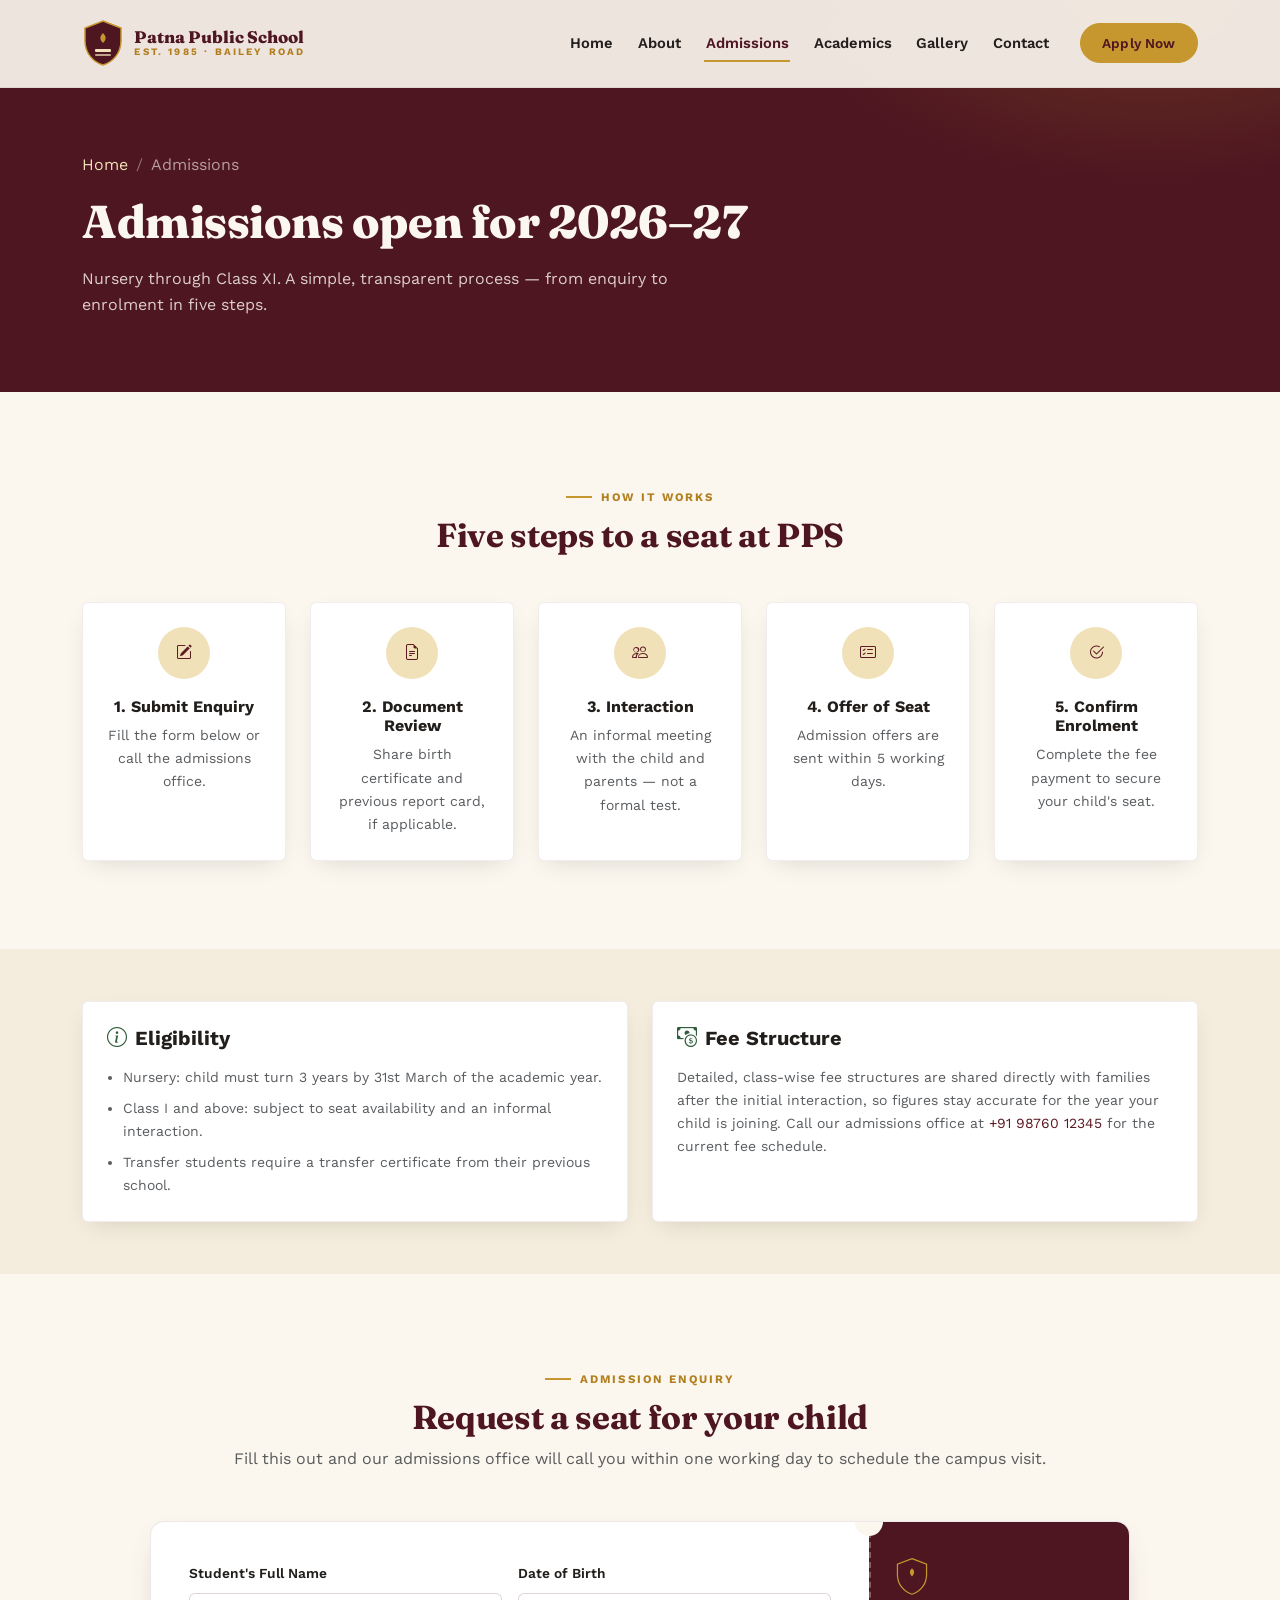
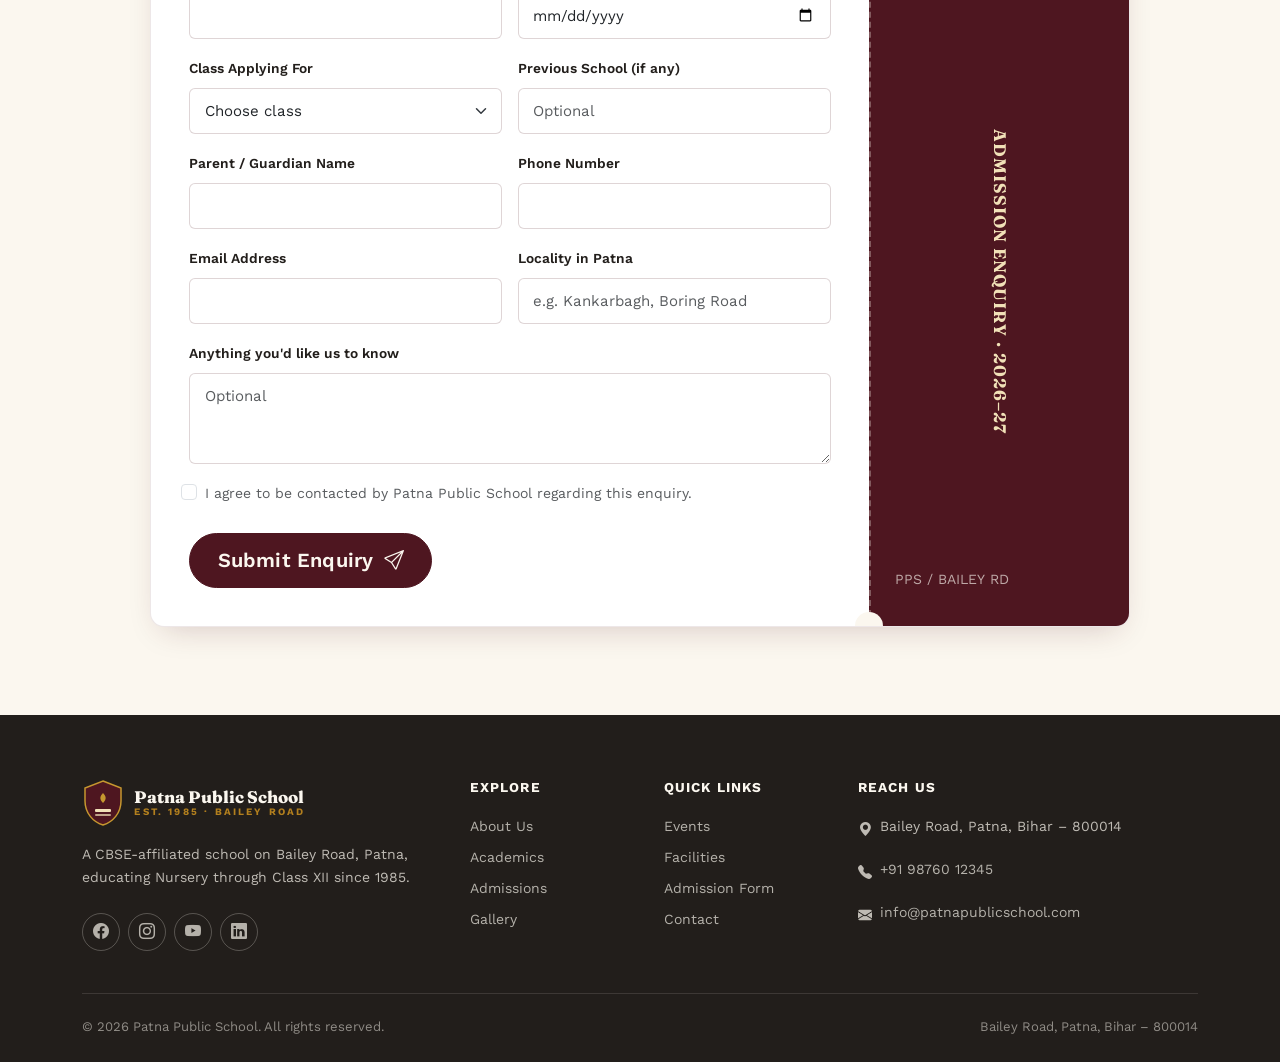
<file: admissions.html>
<!DOCTYPE html>
<html lang="en">
<head>
<meta charset="UTF-8">
<meta name="viewport" content="width=device-width, initial-scale=1.0">
<title>Admissions — Patna Public School</title>
<meta name="description" content="Start your child's admission at Patna Public School — process, eligibility, and the online admission enquiry form.">

<link rel="preconnect" href="https://fonts.googleapis.com">
<link href="https://fonts.googleapis.com/css2?family=Fraunces:ital,opsz,wght@0,9..144,500;0,9..144,700;0,9..144,800;1,9..144,600&family=Work+Sans:wght@400;500;600;700&display=swap" rel="stylesheet">
<link rel="stylesheet" href="https://cdn.jsdelivr.net/npm/bootstrap@5.3.3/dist/css/bootstrap.min.css">
<link rel="stylesheet" href="https://cdn.jsdelivr.net/npm/bootstrap-icons@1.11.3/font/bootstrap-icons.css">
<link rel="stylesheet" href="style.css">
<style>
  /* Admit-card ticket styling, scoped to this page */
  .admit-card{
    display:grid;
    grid-template-columns: 1fr 260px;
    background:#fff;
    border-radius:14px;
    overflow:hidden;
    box-shadow:var(--shadow-soft);
    border:1px solid rgba(78,22,32,.1);
  }
  @media (max-width: 767px){ .admit-card{grid-template-columns:1fr;} }
  .admit-main{padding:2.4rem;}
  .admit-stub{
    background:var(--maroon-900);
    color:var(--cream-50);
    padding:2.2rem 1.6rem;
    position:relative;
    display:flex; flex-direction:column; justify-content:space-between;
  }
  .admit-stub::before{
    content:'';
    position:absolute; left:0; top:0; bottom:0; width:0;
    border-left:2px dashed rgba(251,247,239,.3);
  }
  .admit-stub::after{
    content:'';
    position:absolute; left:-14px; top:-14px; width:28px; height:28px;
    background:var(--cream-50); border-radius:50%;
  }
  .admit-stub .stub-hole-bottom{
    position:absolute; left:-14px; bottom:-14px; width:28px; height:28px;
    background:var(--cream-50); border-radius:50%;
  }
  .admit-stub .stub-label{
    writing-mode:vertical-rl; text-orientation:mixed;
    font-family:var(--font-display); letter-spacing:.06em;
    font-size:1.05rem; color:var(--gold-100); font-weight:700;
    align-self:center; margin:0 auto;
  }
</style>
</head>
<body>

<!-- ========== NAVBAR ========== -->
<nav class="navbar navbar-expand-lg fixed-top site-nav">
  <div class="container">
    <a class="navbar-brand crest" href="index.html">
      <svg viewBox="0 0 42 48" xmlns="http://www.w3.org/2000/svg">
        <path d="M21 2 L39 9 V22 C39 34 31 43 21 46 C11 43 3 34 3 22 V9 Z" fill="#4E1620" stroke="#C6972F" stroke-width="1.5"/>
        <path d="M21 14 C24 17 25 20 21 24 C17 20 18 17 21 14 Z" fill="#C6972F"/>
        <rect x="13" y="30" width="16" height="3" rx="1" fill="#F1E1B8"/>
        <rect x="13" y="35" width="16" height="2" rx="1" fill="#F1E1B8" opacity=".7"/>
      </svg>
      <span class="crest-word"><span class="line1">Patna Public School</span><span class="line2">Est. 1985 · Bailey Road</span></span>
    </a>
    <button class="navbar-toggler" type="button" data-bs-toggle="collapse" data-bs-target="#mainNav" aria-controls="mainNav" aria-expanded="false" aria-label="Toggle navigation">
      <span class="navbar-toggler-icon"></span>
    </button>
    <div class="collapse navbar-collapse" id="mainNav">
      <ul class="navbar-nav ms-auto align-items-lg-center gap-lg-1">
        <li class="nav-item"><a class="nav-link" href="index.html">Home</a></li>
        <li class="nav-item"><a class="nav-link" href="about.html">About</a></li>
        <li class="nav-item"><a class="nav-link active" href="admissions.html">Admissions</a></li>
        <li class="nav-item"><a class="nav-link" href="academics.html">Academics</a></li>
        <li class="nav-item"><a class="nav-link" href="gallery.html">Gallery</a></li>
        <li class="nav-item"><a class="nav-link" href="contact.html">Contact</a></li>
        <li class="nav-item ms-lg-3 mt-2 mt-lg-0"><a class="btn btn-gold" href="#form">Apply Now</a></li>
      </ul>
    </div>
  </div>
</nav>

<!-- ========== PAGE HEADER ========== -->
<header class="page-header">
  <div class="container position-relative">
    <nav aria-label="breadcrumb">
      <ol class="breadcrumb breadcrumb-gold mb-3">
        <li class="breadcrumb-item"><a href="index.html">Home</a></li>
        <li class="breadcrumb-item active" aria-current="page">Admissions</li>
      </ol>
    </nav>
    <h1>Admissions open for 2026–27</h1>
    <p class="lede mt-3" style="max-width:600px; color:rgba(251,247,239,.82)">Nursery through Class XI. A simple, transparent process — from enquiry to enrolment in five steps.</p>
  </div>
</header>

<!-- ========== PROCESS ========== -->
<section class="section">
  <div class="container">
    <div class="text-center mb-5">
      <span class="eyebrow justify-content-center">How It Works</span>
      <h2 class="section-title mt-2">Five steps to a seat at PPS</h2>
    </div>
    <div class="row g-4">
      <div class="col-md-6 col-lg-4 col-xl reveal">
        <div class="card-elevated p-4 h-100 text-center">
          <div class="facility-icon mx-auto"><i class="bi bi-pencil-square"></i></div>
          <h6 class="fw-bold mt-2">1. Submit Enquiry</h6>
          <p class="text-muted small mb-0">Fill the form below or call the admissions office.</p>
        </div>
      </div>
      <div class="col-md-6 col-lg-4 col-xl reveal">
        <div class="card-elevated p-4 h-100 text-center">
          <div class="facility-icon mx-auto"><i class="bi bi-file-earmark-text"></i></div>
          <h6 class="fw-bold mt-2">2. Document Review</h6>
          <p class="text-muted small mb-0">Share birth certificate and previous report card, if applicable.</p>
        </div>
      </div>
      <div class="col-md-6 col-lg-4 col-xl reveal">
        <div class="card-elevated p-4 h-100 text-center">
          <div class="facility-icon mx-auto"><i class="bi bi-people"></i></div>
          <h6 class="fw-bold mt-2">3. Interaction</h6>
          <p class="text-muted small mb-0">An informal meeting with the child and parents — not a formal test.</p>
        </div>
      </div>
      <div class="col-md-6 col-lg-4 col-xl reveal">
        <div class="card-elevated p-4 h-100 text-center">
          <div class="facility-icon mx-auto"><i class="bi bi-card-checklist"></i></div>
          <h6 class="fw-bold mt-2">4. Offer of Seat</h6>
          <p class="text-muted small mb-0">Admission offers are sent within 5 working days.</p>
        </div>
      </div>
      <div class="col-md-6 col-lg-4 col-xl reveal">
        <div class="card-elevated p-4 h-100 text-center">
          <div class="facility-icon mx-auto"><i class="bi bi-check2-circle"></i></div>
          <h6 class="fw-bold mt-2">5. Confirm Enrolment</h6>
          <p class="text-muted small mb-0">Complete the fee payment to secure your child's seat.</p>
        </div>
      </div>
    </div>
  </div>
</section>

<!-- ========== ELIGIBILITY / FEES NOTE ========== -->
<section class="section-sm bg-cream-100">
  <div class="container">
    <div class="row g-4">
      <div class="col-md-6">
        <div class="card-elevated p-4 h-100">
          <h5 class="fw-bold mb-3"><i class="bi bi-info-circle text-forest me-2"></i>Eligibility</h5>
          <ul class="text-muted small mb-0 ps-3">
            <li class="mb-2">Nursery: child must turn 3 years by 31st March of the academic year.</li>
            <li class="mb-2">Class I and above: subject to seat availability and an informal interaction.</li>
            <li>Transfer students require a transfer certificate from their previous school.</li>
          </ul>
        </div>
      </div>
      <div class="col-md-6">
        <div class="card-elevated p-4 h-100">
          <h5 class="fw-bold mb-3"><i class="bi bi-cash-coin text-forest me-2"></i>Fee Structure</h5>
          <p class="text-muted small mb-0">Detailed, class-wise fee structures are shared directly with families after the initial interaction, so figures stay accurate for the year your child is joining. Call our admissions office at <a href="tel:+919876012345">+91 98760 12345</a> for the current fee schedule.</p>
        </div>
      </div>
    </div>
  </div>
</section>

<!-- ========== ADMISSION FORM (Admit-card styled) ========== -->
<section class="section" id="form">
  <div class="container">
    <div class="text-center mb-5">
      <span class="eyebrow justify-content-center">Admission Enquiry</span>
      <h2 class="section-title mt-2">Request a seat for your child</h2>
      <p class="text-muted container-narrow mx-auto">Fill this out and our admissions office will call you within one working day to schedule the campus visit.</p>
    </div>

    <div class="admit-card mx-auto" style="max-width:980px;">
      <div class="admit-main">
        <form class="needs-validation" novalidate>
          <div class="row g-3">
            <div class="col-md-6">
              <label class="form-label" for="studentName">Student's Full Name</label>
              <input type="text" class="form-control" id="studentName" required>
              <div class="invalid-feedback">Please enter the student's name.</div>
            </div>
            <div class="col-md-6">
              <label class="form-label" for="dob">Date of Birth</label>
              <input type="date" class="form-control" id="dob" required>
              <div class="invalid-feedback">Please enter date of birth.</div>
            </div>
            <div class="col-md-6">
              <label class="form-label" for="classApplying">Class Applying For</label>
              <select class="form-select" id="classApplying" required>
                <option value="" selected disabled>Choose class</option>
                <option>Nursery</option>
                <option>LKG</option>
                <option>UKG</option>
                <option>Class I</option>
                <option>Class II – V</option>
                <option>Class VI – VIII</option>
                <option>Class IX – X</option>
                <option>Class XI (Science)</option>
                <option>Class XI (Commerce)</option>
                <option>Class XI (Humanities)</option>
              </select>
              <div class="invalid-feedback">Please select a class.</div>
            </div>
            <div class="col-md-6">
              <label class="form-label" for="prevSchool">Previous School (if any)</label>
              <input type="text" class="form-control" id="prevSchool" placeholder="Optional">
            </div>
            <div class="col-md-6">
              <label class="form-label" for="parentName">Parent / Guardian Name</label>
              <input type="text" class="form-control" id="parentName" required>
              <div class="invalid-feedback">Please enter parent's name.</div>
            </div>
            <div class="col-md-6">
              <label class="form-label" for="parentPhone">Phone Number</label>
              <input type="tel" class="form-control" id="parentPhone" pattern="[0-9+ -]{7,15}" required>
              <div class="invalid-feedback">Please enter a valid phone number.</div>
            </div>
            <div class="col-md-6">
              <label class="form-label" for="parentEmail">Email Address</label>
              <input type="email" class="form-control" id="parentEmail" required>
              <div class="invalid-feedback">Please enter a valid email.</div>
            </div>
            <div class="col-md-6">
              <label class="form-label" for="locality">Locality in Patna</label>
              <input type="text" class="form-control" id="locality" placeholder="e.g. Kankarbagh, Boring Road">
            </div>
            <div class="col-12">
              <label class="form-label" for="admMessage">Anything you'd like us to know</label>
              <textarea class="form-control" id="admMessage" rows="3" placeholder="Optional"></textarea>
            </div>
            <div class="col-12 form-check ps-4">
              <input class="form-check-input" type="checkbox" id="admConsent" required>
              <label class="form-check-label small text-muted" for="admConsent">
                I agree to be contacted by Patna Public School regarding this enquiry.
              </label>
              <div class="invalid-feedback">Please provide consent to proceed.</div>
            </div>
            <div class="col-12">
              <button type="submit" class="btn btn-maroon btn-lg mt-2">Submit Enquiry <i class="bi bi-send ms-1"></i></button>
            </div>
          </div>
        </form>
        <div class="form-success d-none text-center py-5">
          <i class="bi bi-check-circle-fill text-forest" style="font-size:3rem"></i>
          <h5 class="mt-3 fw-bold">Enquiry received!</h5>
          <p class="text-muted mb-0">Thank you. Our admissions office will call you within one working day.</p>
        </div>
      </div>
      <div class="admit-stub">
        <div>
          <svg viewBox="0 0 42 48" width="34" xmlns="http://www.w3.org/2000/svg">
            <path d="M21 2 L39 9 V22 C39 34 31 43 21 46 C11 43 3 34 3 22 V9 Z" fill="#4E1620" stroke="#C6972F" stroke-width="1.5"/>
            <path d="M21 14 C24 17 25 20 21 24 C17 20 18 17 21 14 Z" fill="#C6972F"/>
          </svg>
        </div>
        <div class="stub-label">ADMISSION ENQUIRY · 2026–27</div>
        <div class="small" style="color:rgba(251,247,239,.65)">PPS / BAILEY&nbsp;RD</div>
        <div class="stub-hole-bottom"></div>
      </div>
    </div>
  </div>
</section>

<!-- ========== FOOTER ========== -->
<footer class="site-footer">
  <div class="container">
    <div class="row g-5">
      <div class="col-lg-4">
        <a class="crest navbar-dark d-inline-flex mb-3" href="index.html">
          <svg viewBox="0 0 42 48" xmlns="http://www.w3.org/2000/svg">
            <path d="M21 2 L39 9 V22 C39 34 31 43 21 46 C11 43 3 34 3 22 V9 Z" fill="#4E1620" stroke="#C6972F" stroke-width="1.5"/>
            <path d="M21 14 C24 17 25 20 21 24 C17 20 18 17 21 14 Z" fill="#C6972F"/>
            <rect x="13" y="30" width="16" height="3" rx="1" fill="#F1E1B8"/>
            <rect x="13" y="35" width="16" height="2" rx="1" fill="#F1E1B8" opacity=".7"/>
          </svg>
          <span class="crest-word"><span class="line1">Patna Public School</span><span class="line2">Est. 1985 · Bailey Road</span></span>
        </a>
        <p class="small mb-4">A CBSE-affiliated school on Bailey Road, Patna, educating Nursery through Class XII since 1985.</p>
        <div class="d-flex gap-2">
          <a href="#" class="footer-social" aria-label="Facebook"><i class="bi bi-facebook"></i></a>
          <a href="#" class="footer-social" aria-label="Instagram"><i class="bi bi-instagram"></i></a>
          <a href="#" class="footer-social" aria-label="YouTube"><i class="bi bi-youtube"></i></a>
          <a href="#" class="footer-social" aria-label="LinkedIn"><i class="bi bi-linkedin"></i></a>
        </div>
      </div>
      <div class="col-6 col-lg-2">
        <h6>Explore</h6>
        <ul class="list-unstyled d-flex flex-column gap-2 small">
          <li><a href="about.html">About Us</a></li>
          <li><a href="academics.html">Academics</a></li>
          <li><a href="admissions.html">Admissions</a></li>
          <li><a href="gallery.html">Gallery</a></li>
        </ul>
      </div>
      <div class="col-6 col-lg-2">
        <h6>Quick Links</h6>
        <ul class="list-unstyled d-flex flex-column gap-2 small">
          <li><a href="academics.html#events">Events</a></li>
          <li><a href="about.html#facilities">Facilities</a></li>
          <li><a href="admissions.html#form">Admission Form</a></li>
          <li><a href="contact.html">Contact</a></li>
        </ul>
      </div>
      <div class="col-lg-4">
        <h6>Reach Us</h6>
        <ul class="list-unstyled d-flex flex-column gap-3 small">
          <li class="d-flex gap-2"><i class="bi bi-geo-alt-fill mt-1"></i><span>Bailey Road, Patna, Bihar – 800014</span></li>
          <li class="d-flex gap-2"><i class="bi bi-telephone-fill mt-1"></i><a href="tel:+919876012345">+91 98760 12345</a></li>
          <li class="d-flex gap-2"><i class="bi bi-envelope-fill mt-1"></i><a href="mailto:info@patnapublicschool.com">info@patnapublicschool.com</a></li>
        </ul>
      </div>
    </div>
    <div class="footer-bottom d-flex flex-column flex-md-row justify-content-between align-items-center gap-2">
      <span>&copy; 2026 Patna Public School. All rights reserved.</span>
      <span>Bailey Road, Patna, Bihar – 800014</span>
    </div>
  </div>
</footer>

<button class="back-to-top" aria-label="Back to top"><i class="bi bi-arrow-up"></i></button>

<script src="https://cdn.jsdelivr.net/npm/bootstrap@5.3.3/dist/js/bootstrap.bundle.min.js"></script>
<script src="script.js"></script>
</body>
</html>
</file>
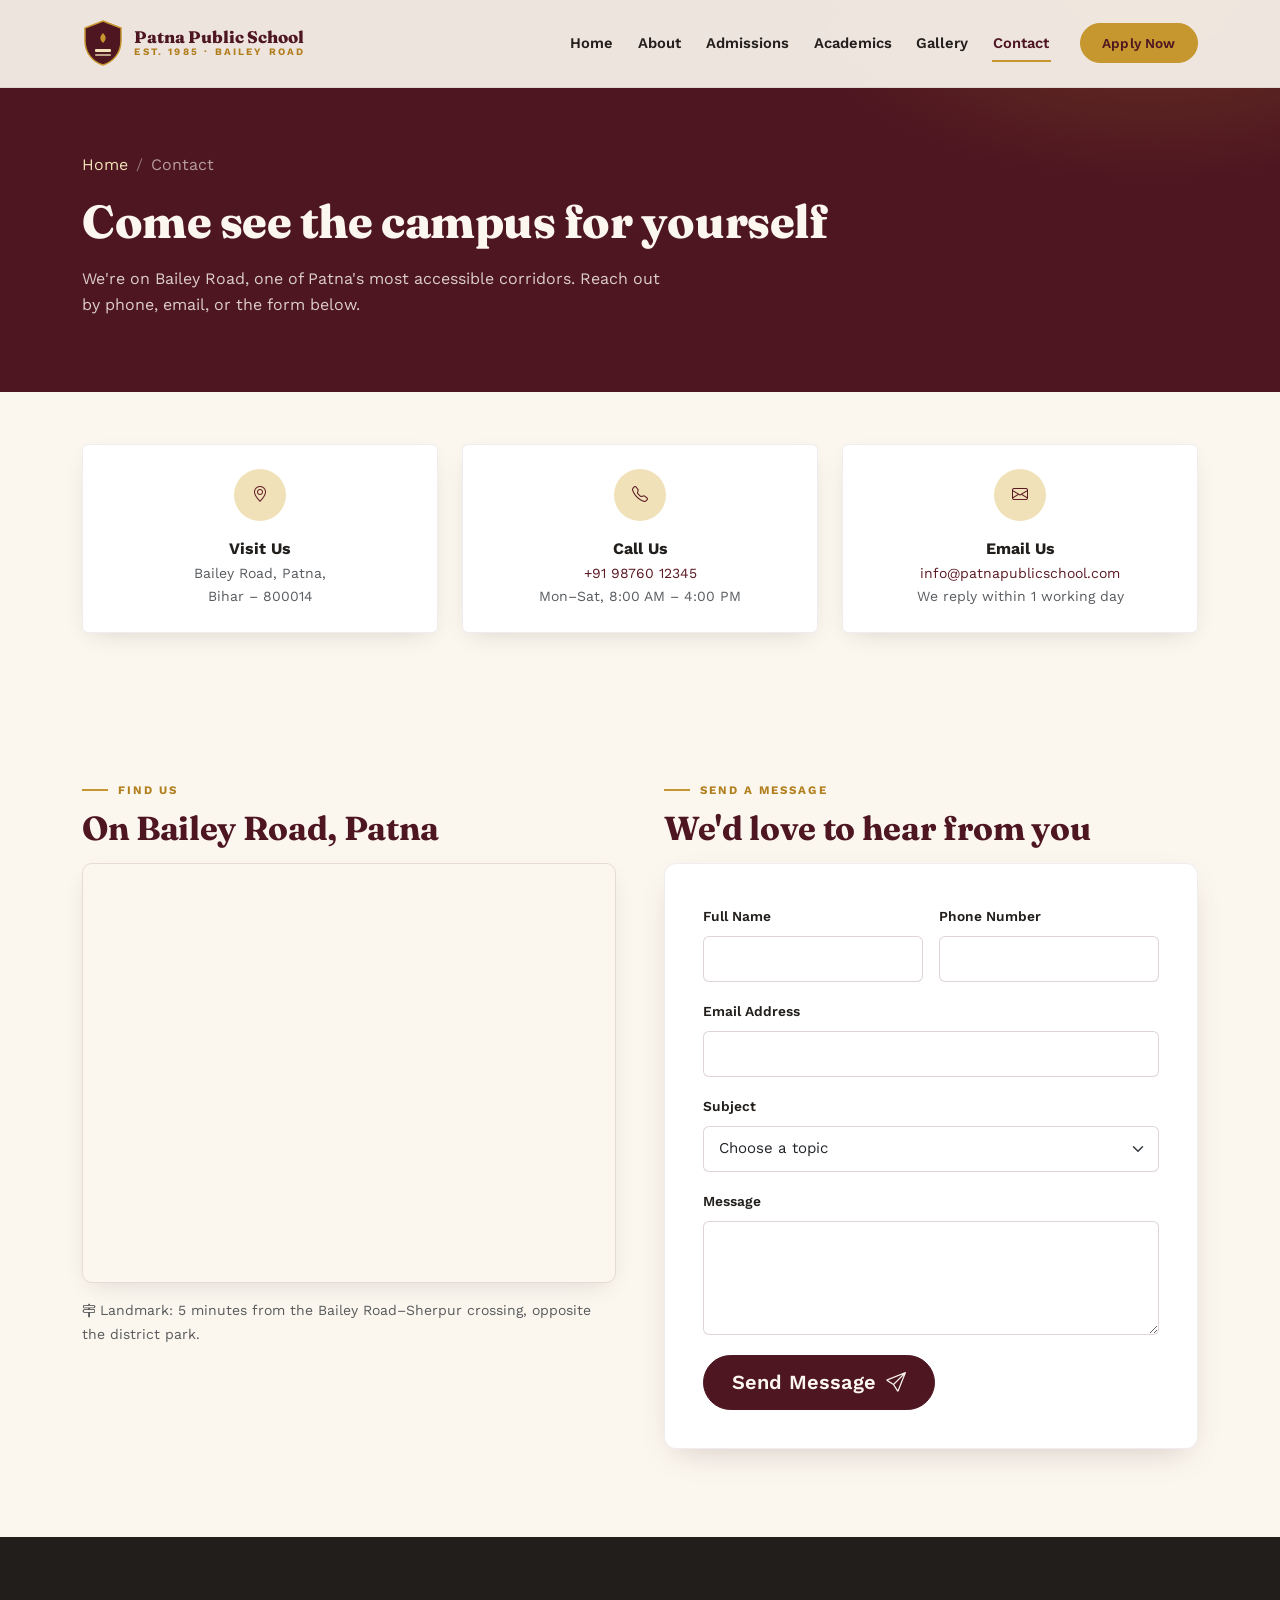
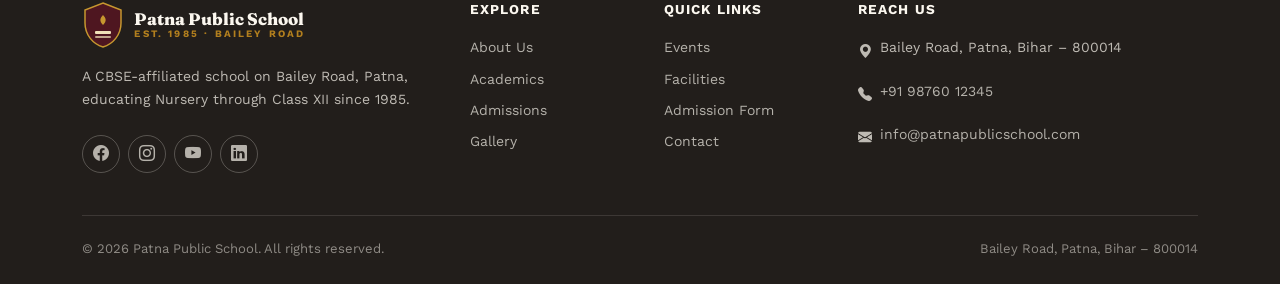
<file: contact.html>
<!DOCTYPE html>
<html lang="en">
<head>
<meta charset="UTF-8">
<meta name="viewport" content="width=device-width, initial-scale=1.0">
<title>Contact Us — Patna Public School</title>
<meta name="description" content="Get in touch with Patna Public School — address, phone, email, campus map and enquiry form.">

<link rel="preconnect" href="https://fonts.googleapis.com">
<link href="https://fonts.googleapis.com/css2?family=Fraunces:ital,opsz,wght@0,9..144,500;0,9..144,700;0,9..144,800;1,9..144,600&family=Work+Sans:wght@400;500;600;700&display=swap" rel="stylesheet">
<link rel="stylesheet" href="https://cdn.jsdelivr.net/npm/bootstrap@5.3.3/dist/css/bootstrap.min.css">
<link rel="stylesheet" href="https://cdn.jsdelivr.net/npm/bootstrap-icons@1.11.3/font/bootstrap-icons.css">
<link rel="stylesheet" href="style.css">
</head>
<body>

<!-- ========== NAVBAR ========== -->
<nav class="navbar navbar-expand-lg fixed-top site-nav">
  <div class="container">
    <a class="navbar-brand crest" href="index.html">
      <svg viewBox="0 0 42 48" xmlns="http://www.w3.org/2000/svg">
        <path d="M21 2 L39 9 V22 C39 34 31 43 21 46 C11 43 3 34 3 22 V9 Z" fill="#4E1620" stroke="#C6972F" stroke-width="1.5"/>
        <path d="M21 14 C24 17 25 20 21 24 C17 20 18 17 21 14 Z" fill="#C6972F"/>
        <rect x="13" y="30" width="16" height="3" rx="1" fill="#F1E1B8"/>
        <rect x="13" y="35" width="16" height="2" rx="1" fill="#F1E1B8" opacity=".7"/>
      </svg>
      <span class="crest-word"><span class="line1">Patna Public School</span><span class="line2">Est. 1985 · Bailey Road</span></span>
    </a>
    <button class="navbar-toggler" type="button" data-bs-toggle="collapse" data-bs-target="#mainNav" aria-controls="mainNav" aria-expanded="false" aria-label="Toggle navigation">
      <span class="navbar-toggler-icon"></span>
    </button>
    <div class="collapse navbar-collapse" id="mainNav">
      <ul class="navbar-nav ms-auto align-items-lg-center gap-lg-1">
        <li class="nav-item"><a class="nav-link" href="index.html">Home</a></li>
        <li class="nav-item"><a class="nav-link" href="about.html">About</a></li>
        <li class="nav-item"><a class="nav-link" href="admissions.html">Admissions</a></li>
        <li class="nav-item"><a class="nav-link" href="academics.html">Academics</a></li>
        <li class="nav-item"><a class="nav-link" href="gallery.html">Gallery</a></li>
        <li class="nav-item"><a class="nav-link active" href="contact.html">Contact</a></li>
        <li class="nav-item ms-lg-3 mt-2 mt-lg-0"><a class="btn btn-gold" href="admissions.html">Apply Now</a></li>
      </ul>
    </div>
  </div>
</nav>

<!-- ========== PAGE HEADER ========== -->
<header class="page-header">
  <div class="container position-relative">
    <nav aria-label="breadcrumb">
      <ol class="breadcrumb breadcrumb-gold mb-3">
        <li class="breadcrumb-item"><a href="index.html">Home</a></li>
        <li class="breadcrumb-item active" aria-current="page">Contact</li>
      </ol>
    </nav>
    <h1>Come see the campus for yourself</h1>
    <p class="lede mt-3" style="max-width:600px; color:rgba(251,247,239,.82)">We're on Bailey Road, one of Patna's most accessible corridors. Reach out by phone, email, or the form below.</p>
  </div>
</header>

<!-- ========== CONTACT INFO CARDS ========== -->
<section class="section-sm">
  <div class="container">
    <div class="row g-4">
      <div class="col-md-4 reveal">
        <div class="card-elevated p-4 h-100 text-center">
          <div class="facility-icon mx-auto"><i class="bi bi-geo-alt"></i></div>
          <h6 class="fw-bold mt-2 mb-1">Visit Us</h6>
          <p class="text-muted small mb-0">Bailey Road, Patna,<br>Bihar – 800014</p>
        </div>
      </div>
      <div class="col-md-4 reveal">
        <div class="card-elevated p-4 h-100 text-center">
          <div class="facility-icon mx-auto"><i class="bi bi-telephone"></i></div>
          <h6 class="fw-bold mt-2 mb-1">Call Us</h6>
          <p class="text-muted small mb-0"><a href="tel:+919876012345">+91 98760 12345</a><br>Mon–Sat, 8:00 AM – 4:00 PM</p>
        </div>
      </div>
      <div class="col-md-4 reveal">
        <div class="card-elevated p-4 h-100 text-center">
          <div class="facility-icon mx-auto"><i class="bi bi-envelope"></i></div>
          <h6 class="fw-bold mt-2 mb-1">Email Us</h6>
          <p class="text-muted small mb-0"><a href="mailto:info@patnapublicschool.com">info@patnapublicschool.com</a><br>We reply within 1 working day</p>
        </div>
      </div>
    </div>
  </div>
</section>

<!-- ========== MAP + CONTACT FORM ========== -->
<section class="section">
  <div class="container">
    <div class="row g-5">
      <div class="col-lg-6">
        <span class="eyebrow">Find Us</span>
        <h2 class="section-title mt-2 mb-3">On Bailey Road, Patna</h2>
        <div class="map-frame mb-3" style="height:420px;">
          <iframe
            src="https://www.google.com/maps?q=Bailey%20Road%2C%20Patna%2C%20Bihar%20800014&output=embed"
            allowfullscreen="" loading="lazy" referrerpolicy="no-referrer-when-downgrade"
            title="Patna Public School location on Bailey Road, Patna">
          </iframe>
        </div>
        <p class="text-muted small mb-0"><i class="bi bi-signpost-2 me-1"></i>Landmark: 5 minutes from the Bailey Road–Sherpur crossing, opposite the district park.</p>
      </div>
      <div class="col-lg-6">
        <span class="eyebrow">Send a Message</span>
        <h2 class="section-title mt-2 mb-3">We'd love to hear from you</h2>
        <div class="form-elevated">
          <form class="needs-validation" novalidate>
            <div class="row g-3">
              <div class="col-md-6">
                <label class="form-label" for="cName">Full Name</label>
                <input type="text" class="form-control" id="cName" required>
                <div class="invalid-feedback">Please enter your name.</div>
              </div>
              <div class="col-md-6">
                <label class="form-label" for="cPhone">Phone Number</label>
                <input type="tel" class="form-control" id="cPhone" pattern="[0-9+ -]{7,15}" required>
                <div class="invalid-feedback">Please enter a valid phone number.</div>
              </div>
              <div class="col-12">
                <label class="form-label" for="cEmail">Email Address</label>
                <input type="email" class="form-control" id="cEmail" required>
                <div class="invalid-feedback">Please enter a valid email.</div>
              </div>
              <div class="col-12">
                <label class="form-label" for="cSubject">Subject</label>
                <select class="form-select" id="cSubject" required>
                  <option value="" selected disabled>Choose a topic</option>
                  <option>Admissions Enquiry</option>
                  <option>Fee &amp; Payments</option>
                  <option>Transport</option>
                  <option>Careers at PPS</option>
                  <option>General Feedback</option>
                </select>
                <div class="invalid-feedback">Please choose a subject.</div>
              </div>
              <div class="col-12">
                <label class="form-label" for="cMessage">Message</label>
                <textarea class="form-control" id="cMessage" rows="4" required></textarea>
                <div class="invalid-feedback">Please enter your message.</div>
              </div>
              <div class="col-12">
                <button type="submit" class="btn btn-maroon btn-lg mt-1">Send Message <i class="bi bi-send ms-1"></i></button>
              </div>
            </div>
          </form>
          <div class="form-success d-none text-center py-5">
            <i class="bi bi-check-circle-fill text-forest" style="font-size:3rem"></i>
            <h5 class="mt-3 fw-bold">Message sent!</h5>
            <p class="text-muted mb-0">Thank you for reaching out. We'll get back to you within one working day.</p>
          </div>
        </div>
      </div>
    </div>
  </div>
</section>

<!-- ========== FOOTER ========== -->
<footer class="site-footer">
  <div class="container">
    <div class="row g-5">
      <div class="col-lg-4">
        <a class="crest navbar-dark d-inline-flex mb-3" href="index.html">
          <svg viewBox="0 0 42 48" xmlns="http://www.w3.org/2000/svg">
            <path d="M21 2 L39 9 V22 C39 34 31 43 21 46 C11 43 3 34 3 22 V9 Z" fill="#4E1620" stroke="#C6972F" stroke-width="1.5"/>
            <path d="M21 14 C24 17 25 20 21 24 C17 20 18 17 21 14 Z" fill="#C6972F"/>
            <rect x="13" y="30" width="16" height="3" rx="1" fill="#F1E1B8"/>
            <rect x="13" y="35" width="16" height="2" rx="1" fill="#F1E1B8" opacity=".7"/>
          </svg>
          <span class="crest-word"><span class="line1">Patna Public School</span><span class="line2">Est. 1985 · Bailey Road</span></span>
        </a>
        <p class="small mb-4">A CBSE-affiliated school on Bailey Road, Patna, educating Nursery through Class XII since 1985.</p>
        <div class="d-flex gap-2">
          <a href="#" class="footer-social" aria-label="Facebook"><i class="bi bi-facebook"></i></a>
          <a href="#" class="footer-social" aria-label="Instagram"><i class="bi bi-instagram"></i></a>
          <a href="#" class="footer-social" aria-label="YouTube"><i class="bi bi-youtube"></i></a>
          <a href="#" class="footer-social" aria-label="LinkedIn"><i class="bi bi-linkedin"></i></a>
        </div>
      </div>
      <div class="col-6 col-lg-2">
        <h6>Explore</h6>
        <ul class="list-unstyled d-flex flex-column gap-2 small">
          <li><a href="about.html">About Us</a></li>
          <li><a href="academics.html">Academics</a></li>
          <li><a href="admissions.html">Admissions</a></li>
          <li><a href="gallery.html">Gallery</a></li>
        </ul>
      </div>
      <div class="col-6 col-lg-2">
        <h6>Quick Links</h6>
        <ul class="list-unstyled d-flex flex-column gap-2 small">
          <li><a href="academics.html#events">Events</a></li>
          <li><a href="about.html#facilities">Facilities</a></li>
          <li><a href="admissions.html#form">Admission Form</a></li>
          <li><a href="contact.html">Contact</a></li>
        </ul>
      </div>
      <div class="col-lg-4">
        <h6>Reach Us</h6>
        <ul class="list-unstyled d-flex flex-column gap-3 small">
          <li class="d-flex gap-2"><i class="bi bi-geo-alt-fill mt-1"></i><span>Bailey Road, Patna, Bihar – 800014</span></li>
          <li class="d-flex gap-2"><i class="bi bi-telephone-fill mt-1"></i><a href="tel:+919876012345">+91 98760 12345</a></li>
          <li class="d-flex gap-2"><i class="bi bi-envelope-fill mt-1"></i><a href="mailto:info@patnapublicschool.com">info@patnapublicschool.com</a></li>
        </ul>
      </div>
    </div>
    <div class="footer-bottom d-flex flex-column flex-md-row justify-content-between align-items-center gap-2">
      <span>&copy; 2026 Patna Public School. All rights reserved.</span>
      <span>Bailey Road, Patna, Bihar – 800014</span>
    </div>
  </div>
</footer>

<button class="back-to-top" aria-label="Back to top"><i class="bi bi-arrow-up"></i></button>

<script src="https://cdn.jsdelivr.net/npm/bootstrap@5.3.3/dist/js/bootstrap.bundle.min.js"></script>
<script src="script.js"></script>
</body>
</html>
</file>
<file: style.css>
/* =========================================================
   PATNA PUBLIC SCHOOL — Design System
   Palette:
     --maroon-900 #4E1620   deep heritage maroon (primary)
     --maroon-700 #6E1F2B   maroon, lighter
     --gold-500   #C6972F   foil gold (accent)
     --gold-100   #F1E1B8   pale gold wash
     --cream-50   #FBF7EF   warm parchment background
     --ink-900    #221E1B   near-black ink for text
     --forest-600 #2F5D3A   secondary accent (growth / nature)
   Type:
     Display: "Fraunces"  (headings — heritage serif, high contrast)
     Body:    "Work Sans" (body/UI)
     Utility: "Work Sans" uppercase tracked (eyebrows/labels)
   ========================================================= */

:root{
  --maroon-900:#4E1620;
  --maroon-800:#5C1A24;
  --maroon-700:#6E1F2B;
  --maroon-600:#832639;
  --gold-500:#C6972F;
  --gold-600:#B27F1E;
  --gold-100:#F1E1B8;
  --cream-50:#FBF7EF;
  --cream-100:#F4EDDD;
  --ink-900:#221E1B;
  --ink-700:#4A423C;
  --forest-600:#2F5D3A;
  --forest-100:#E3ECE3;

  --font-display:'Fraunces', Georgia, serif;
  --font-body:'Work Sans', -apple-system, Segoe UI, sans-serif;

  --radius:6px;
  --shadow-soft: 0 12px 32px -12px rgba(78,22,32,.22);
  --shadow-card: 0 8px 24px -10px rgba(34,30,27,.18);
}

*{box-sizing:border-box;}

html{scroll-behavior:smooth;}

body{
  font-family:var(--font-body);
  color:var(--ink-900);
  background:var(--cream-50);
  font-size:16px;
  line-height:1.65;
  -webkit-font-smoothing:antialiased;
}

h1,h2,h3,h4,.font-display{
  font-family:var(--font-display);
  color:var(--maroon-900);
  font-weight:700;
  letter-spacing:-.01em;
}

h1{font-weight:800;}

.text-gold{color:var(--gold-500) !important;}
.text-maroon{color:var(--maroon-900) !important;}
.text-forest{color:var(--forest-600) !important;}
.bg-maroon{background:var(--maroon-900) !important;}
.bg-cream{background:var(--cream-50) !important;}
.bg-cream-100{background:var(--cream-100) !important;}
.bg-gold-100{background:var(--gold-100) !important;}

a{color:var(--maroon-800); text-decoration:none;}
a:hover{color:var(--gold-600);}

::selection{background:var(--gold-100); color:var(--maroon-900);}

.eyebrow{
  font-family:var(--font-body);
  font-size:.72rem;
  font-weight:700;
  letter-spacing:.18em;
  text-transform:uppercase;
  color:var(--gold-600);
  display:inline-flex;
  align-items:center;
  gap:.6rem;
}
.eyebrow::before{
  content:'';
  width:26px;height:2px;background:var(--gold-500);display:inline-block;
}

.section{padding:5.5rem 0;}
.section-sm{padding:3.25rem 0;}

@media (max-width: 767px){
  .section{padding:3.25rem 0;}
}

.container-narrow{max-width:820px;}

/* ---------- Buttons ---------- */
.btn{
  border-radius:999px;
  font-weight:600;
  padding:.72rem 1.7rem;
  letter-spacing:.01em;
  transition:all .25s ease;
}
.btn-gold{
  background:var(--gold-500);
  border:1px solid var(--gold-500);
  color:var(--maroon-900);
}
.btn-gold:hover{
  background:var(--gold-600);
  border-color:var(--gold-600);
  color:var(--maroon-900);
  transform:translateY(-2px);
}
.btn-outline-cream{
  border:1px solid rgba(251,247,239,.55);
  color:var(--cream-50);
  background:transparent;
}
.btn-outline-cream:hover{
  background:var(--cream-50);
  color:var(--maroon-900);
  transform:translateY(-2px);
}
.btn-maroon-outline{
  border:1px solid var(--maroon-800);
  color:var(--maroon-800);
  background:transparent;
}
.btn-maroon-outline:hover{
  background:var(--maroon-900);
  color:var(--cream-50);
  transform:translateY(-2px);
}
.btn-maroon{
  background:var(--maroon-900);
  border:1px solid var(--maroon-900);
  color:var(--cream-50);
}
.btn-maroon:hover{
  background:var(--maroon-700);
  border-color:var(--maroon-700);
  color:var(--cream-50);
  transform:translateY(-2px);
}

/* ---------- Crest (signature mark) ---------- */
.crest{display:inline-flex; align-items:center; gap:.65rem;}
.crest svg{width:42px; height:48px; flex-shrink:0;}
.crest-word{
  font-family:var(--font-display);
  line-height:1.05;
}
.crest-word .line1{
  display:block; font-weight:800; font-size:1.05rem; color:var(--maroon-900);
}
.crest-word .line2{
  display:block; font-size:.62rem; letter-spacing:.22em; text-transform:uppercase;
  color:var(--gold-600); font-family:var(--font-body); font-weight:700;
}
.navbar-dark .crest-word .line1{color:var(--cream-50);}

/* ---------- Navbar ---------- */
.site-nav{
  padding:.9rem 0;
  background:rgba(251,247,239,.92);
  backdrop-filter:blur(10px);
  border-bottom:1px solid rgba(78,22,32,.08);
  transition:box-shadow .2s ease;
}
.site-nav.scrolled{box-shadow:0 6px 24px -12px rgba(34,30,27,.25);}
.site-nav .nav-link{
  color:var(--ink-900);
  font-weight:600;
  font-size:.92rem;
  margin:0 .55rem;
  position:relative;
  padding:.4rem .1rem !important;
}
.site-nav .nav-link::after{
  content:'';
  position:absolute; left:0; bottom:0; height:2px; width:0;
  background:var(--gold-500);
  transition:width .25s ease;
}
.site-nav .nav-link:hover::after,
.site-nav .nav-link.active::after{width:100%;}
.site-nav .nav-link.active{color:var(--maroon-900);}
.site-nav .btn{font-size:.85rem; padding:.55rem 1.35rem;}

/* ---------- Ribbon divider (signature) ---------- */
.ribbon-divider{
  position:relative;
  height:34px;
  background:
    linear-gradient(135deg, var(--gold-100) 25%, transparent 25%) 0 0,
    linear-gradient(225deg, var(--gold-100) 25%, transparent 25%) 0 0;
  background-size:18px 18px;
  background-repeat:repeat-x;
  background-color:transparent;
  opacity:.9;
}

/* Perforated / admit-card edge */
.perforated{
  position:relative;
}
.perforated::before{
  content:'';
  position:absolute; top:0; bottom:0; left:0; width:0;
  border-left:2px dashed rgba(78,22,32,.25);
}

/* ---------- Hero ---------- */
.hero{
  position:relative;
  background:var(--maroon-900);
  color:var(--cream-50);
  overflow:hidden;
  padding-top:7.5rem;
  padding-bottom:6rem;
}
.hero::after{
  content:'';
  position:absolute; inset:0;
  background:
    radial-gradient(ellipse 600px 400px at 85% 20%, rgba(198,151,47,.20), transparent 60%),
    radial-gradient(ellipse 500px 500px at 5% 90%, rgba(198,151,47,.12), transparent 60%);
  pointer-events:none;
}
.hero .hero-pattern{
  position:absolute; inset:0; opacity:.07; pointer-events:none;
  background-image: radial-gradient(circle, var(--cream-50) 1px, transparent 1px);
  background-size:22px 22px;
}
.hero-badge{
  display:inline-flex; align-items:center; gap:.5rem;
  border:1px solid rgba(198,151,47,.45);
  color:var(--gold-100);
  background:rgba(198,151,47,.08);
  border-radius:999px;
  padding:.4rem 1rem;
  font-size:.78rem; font-weight:600; letter-spacing:.04em;
}
.hero h1{
  color:var(--cream-50);
  font-size:clamp(2.4rem, 4.6vw, 3.9rem);
  line-height:1.06;
}
.hero .lede{
  color:rgba(251,247,239,.82);
  font-size:1.12rem;
  max-width:560px;
}
.hero-stats{
  display:flex; gap:2.2rem; flex-wrap:wrap;
}
.hero-stats .stat-num{
  font-family:var(--font-display);
  font-size:1.9rem; font-weight:800; color:var(--gold-100);
  line-height:1;
}
.hero-stats .stat-label{
  font-size:.76rem; color:rgba(251,247,239,.65);
  text-transform:uppercase; letter-spacing:.08em;
}
.hero-frame{
  position:relative;
  border-radius:14px;
  overflow:hidden;
  box-shadow:var(--shadow-soft);
  border:1px solid rgba(198,151,47,.25);
}
.hero-frame img{width:100%; height:100%; object-fit:cover; display:block;}
.hero-seal{
  position:absolute; bottom:-22px; left:-22px;
  width:96px; height:96px;
  background:var(--gold-500);
  border-radius:50%;
  display:flex; align-items:center; justify-content:center;
  box-shadow:0 10px 26px -8px rgba(0,0,0,.4);
  border:3px solid var(--cream-50);
}
.hero-seal .seal-text{
  font-family:var(--font-display);
  font-weight:800; color:var(--maroon-900); font-size:.72rem;
  text-align:center; line-height:1.15; text-transform:uppercase; letter-spacing:.02em;
}

/* page header (non-home hero) */
.page-header{
  background:var(--maroon-900);
  color:var(--cream-50);
  padding:9.5rem 0 3.6rem;
  position:relative;
  overflow:hidden;
}
.page-header::after{
  content:'';
  position:absolute; inset:0;
  background:radial-gradient(ellipse 600px 300px at 90% 0%, rgba(198,151,47,.22), transparent 60%);
}
.page-header h1{color:var(--cream-50); font-size:clamp(2rem,3.6vw,2.9rem);}
.breadcrumb-gold a{color:var(--gold-100);}
.breadcrumb-gold .breadcrumb-item.active{color:rgba(251,247,239,.6);}
.breadcrumb-gold .breadcrumb-item + .breadcrumb-item::before{color:rgba(251,247,239,.4);}

/* ---------- Section titles ---------- */
.section-title{
  font-size:clamp(1.7rem, 2.6vw, 2.5rem);
  margin-bottom:.6rem;
}

/* ---------- Cards ---------- */
.card-elevated{
  background:#fff;
  border:1px solid rgba(78,22,32,.08);
  border-radius:var(--radius);
  box-shadow:var(--shadow-card);
  transition:transform .25s ease, box-shadow .25s ease;
}
.card-elevated:hover{transform:translateY(-6px); box-shadow:0 20px 40px -16px rgba(34,30,27,.28);}

/* Facility card */
.facility-card{
  padding:2.1rem 1.6rem;
  text-align:left;
  border-radius:var(--radius);
  background:#fff;
  border:1px solid rgba(78,22,32,.08);
  height:100%;
  transition:all .25s ease;
  position:relative;
}
.facility-card:hover{
  transform:translateY(-6px);
  border-color:var(--gold-500);
  box-shadow:0 18px 36px -16px rgba(78,22,32,.25);
}
.facility-icon{
  width:52px; height:52px;
  border-radius:50%;
  background:var(--gold-100);
  display:flex; align-items:center; justify-content:center;
  color:var(--maroon-800);
  margin-bottom:1.1rem;
}
.facility-icon svg{width:24px; height:24px;}

/* Teacher card */
.teacher-card{
  border-radius:var(--radius);
  overflow:hidden;
  background:#fff;
  border:1px solid rgba(78,22,32,.08);
  box-shadow:var(--shadow-card);
  transition:transform .25s ease;
}
.teacher-card:hover{transform:translateY(-6px);}
.teacher-photo{aspect-ratio:4/5; overflow:hidden;}
.teacher-photo img{width:100%; height:100%; object-fit:cover; transition:transform .4s ease;}
.teacher-card:hover .teacher-photo img{transform:scale(1.06);}
.teacher-info{padding:1.1rem 1.2rem 1.3rem;}
.teacher-info .subject{
  font-size:.74rem; letter-spacing:.1em; text-transform:uppercase;
  color:var(--gold-600); font-weight:700;
}

/* Event / ledger list */
.event-row{
  display:flex; gap:1.25rem; align-items:flex-start;
  padding:1.4rem 0;
  border-bottom:1px dashed rgba(78,22,32,.18);
}
.event-row:last-child{border-bottom:none;}
.event-date{
  flex:0 0 74px;
  text-align:center;
  background:var(--maroon-900);
  color:var(--cream-50);
  border-radius:var(--radius);
  padding:.6rem .3rem;
}
.event-date .d{font-family:var(--font-display); font-size:1.4rem; font-weight:800; line-height:1;}
.event-date .m{font-size:.66rem; letter-spacing:.08em; text-transform:uppercase; color:var(--gold-100);}

/* Testimonial */
.testimonial-card{
  background:#fff;
  border-radius:var(--radius);
  padding:2.1rem;
  border:1px solid rgba(78,22,32,.08);
  box-shadow:var(--shadow-card);
  height:100%;
  position:relative;
}
.testimonial-quote{
  font-family:var(--font-display);
  font-size:2.6rem;
  color:var(--gold-500);
  line-height:1;
}
.testimonial-avatar{
  width:46px; height:46px; border-radius:50%; object-fit:cover;
  border:2px solid var(--gold-100);
}

/* Principal message */
.principal-card{
  background:var(--maroon-900);
  color:var(--cream-50);
  border-radius:10px;
  overflow:hidden;
  position:relative;
}
.principal-card::after{
  content:'';
  position:absolute; inset:0;
  background:radial-gradient(ellipse 500px 300px at 100% 0%, rgba(198,151,47,.18), transparent 60%);
}
.principal-photo{border-radius:10px; overflow:hidden; border:1px solid rgba(198,151,47,.3);}
.principal-signature{
  font-family:'Fraunces', serif;
  font-style:italic;
  font-size:1.5rem;
  color:var(--gold-100);
}

/* Gallery */
.gallery-item{
  position:relative; overflow:hidden; border-radius:var(--radius);
  cursor:pointer;
}
.gallery-item img{width:100%; height:100%; object-fit:cover; display:block; transition:transform .5s ease;}
.gallery-item:hover img{transform:scale(1.08);}
.gallery-overlay{
  position:absolute; inset:0;
  background:linear-gradient(0deg, rgba(78,22,32,.82) 0%, rgba(78,22,32,0) 55%);
  opacity:0; transition:opacity .3s ease;
  display:flex; align-items:flex-end; padding:1rem;
}
.gallery-item:hover .gallery-overlay{opacity:1;}
.gallery-overlay span{color:var(--cream-50); font-weight:600; font-size:.9rem;}

/* Forms */
.form-elevated{
  background:#fff;
  border-radius:12px;
  padding:2.4rem;
  box-shadow:var(--shadow-soft);
  border:1px solid rgba(78,22,32,.08);
}
.form-label{font-weight:600; font-size:.86rem; color:var(--ink-900);}
.form-control, .form-select{
  border-radius:6px;
  border:1px solid rgba(78,22,32,.18);
  padding:.68rem .9rem;
  font-size:.94rem;
}
.form-control:focus, .form-select:focus{
  border-color:var(--gold-500);
  box-shadow:0 0 0 .2rem rgba(198,151,47,.18);
}

/* Stat strip */
.stat-strip{
  background:var(--gold-100);
  border-top:1px solid rgba(78,22,32,.08);
  border-bottom:1px solid rgba(78,22,32,.08);
}
.stat-strip .stat-num{
  font-family:var(--font-display); font-weight:800; color:var(--maroon-900);
  font-size:2.2rem; line-height:1;
}
.stat-strip .stat-label{
  font-size:.78rem; text-transform:uppercase; letter-spacing:.08em; color:var(--ink-700);
}

/* Map */
.map-frame{
  border-radius:10px; overflow:hidden; border:1px solid rgba(78,22,32,.12);
  box-shadow:var(--shadow-card);
}
.map-frame iframe{width:100%; height:100%; min-height:340px; border:0; display:block;}

/* Footer */
.site-footer{
  background:var(--ink-900);
  color:rgba(251,247,239,.72);
  padding:4rem 0 1.5rem;
}
.site-footer h6{
  color:var(--cream-50);
  font-family:var(--font-body);
  font-weight:700;
  font-size:.85rem;
  text-transform:uppercase;
  letter-spacing:.08em;
  margin-bottom:1.2rem;
}
.site-footer a{color:rgba(251,247,239,.68);}
.site-footer a:hover{color:var(--gold-500);}
.footer-social{
  width:38px; height:38px; border-radius:50%;
  border:1px solid rgba(251,247,239,.25);
  display:inline-flex; align-items:center; justify-content:center;
  color:var(--cream-50);
  transition:all .2s ease;
}
.footer-social:hover{background:var(--gold-500); border-color:var(--gold-500); color:var(--maroon-900);}
.footer-bottom{
  border-top:1px solid rgba(251,247,239,.12);
  margin-top:2.6rem; padding-top:1.4rem;
  font-size:.82rem;
  color:rgba(251,247,239,.5);
}

/* Back to top */
.back-to-top{
  position:fixed; right:1.4rem; bottom:1.4rem;
  width:46px; height:46px; border-radius:50%;
  background:var(--maroon-900); color:var(--cream-50);
  display:flex; align-items:center; justify-content:center;
  box-shadow:0 8px 20px -6px rgba(0,0,0,.4);
  opacity:0; visibility:hidden; transform:translateY(10px);
  transition:all .3s ease;
  z-index:999;
  border:1px solid var(--gold-500);
}
.back-to-top.show{opacity:1; visibility:visible; transform:translateY(0);}
.back-to-top:hover{background:var(--gold-500); color:var(--maroon-900);}

/* Utility divider with gold rule */
.rule-gold{
  width:64px; height:3px; background:var(--gold-500); border-radius:2px;
}

/* reduced motion */
@media (prefers-reduced-motion: reduce){
  *{animation:none !important; transition:none !important;}
  html{scroll-behavior:auto;}
}

/* Focus visibility */
a:focus-visible, button:focus-visible, .btn:focus-visible, input:focus-visible, textarea:focus-visible, select:focus-visible{
  outline:2px solid var(--gold-500);
  outline-offset:2px;
}

/* Fade-in-up utility (triggered via JS IntersectionObserver) */
.reveal{opacity:0; transform:translateY(18px); transition:opacity .6s ease, transform .6s ease;}
.reveal.in{opacity:1; transform:translateY(0);}
</file>
